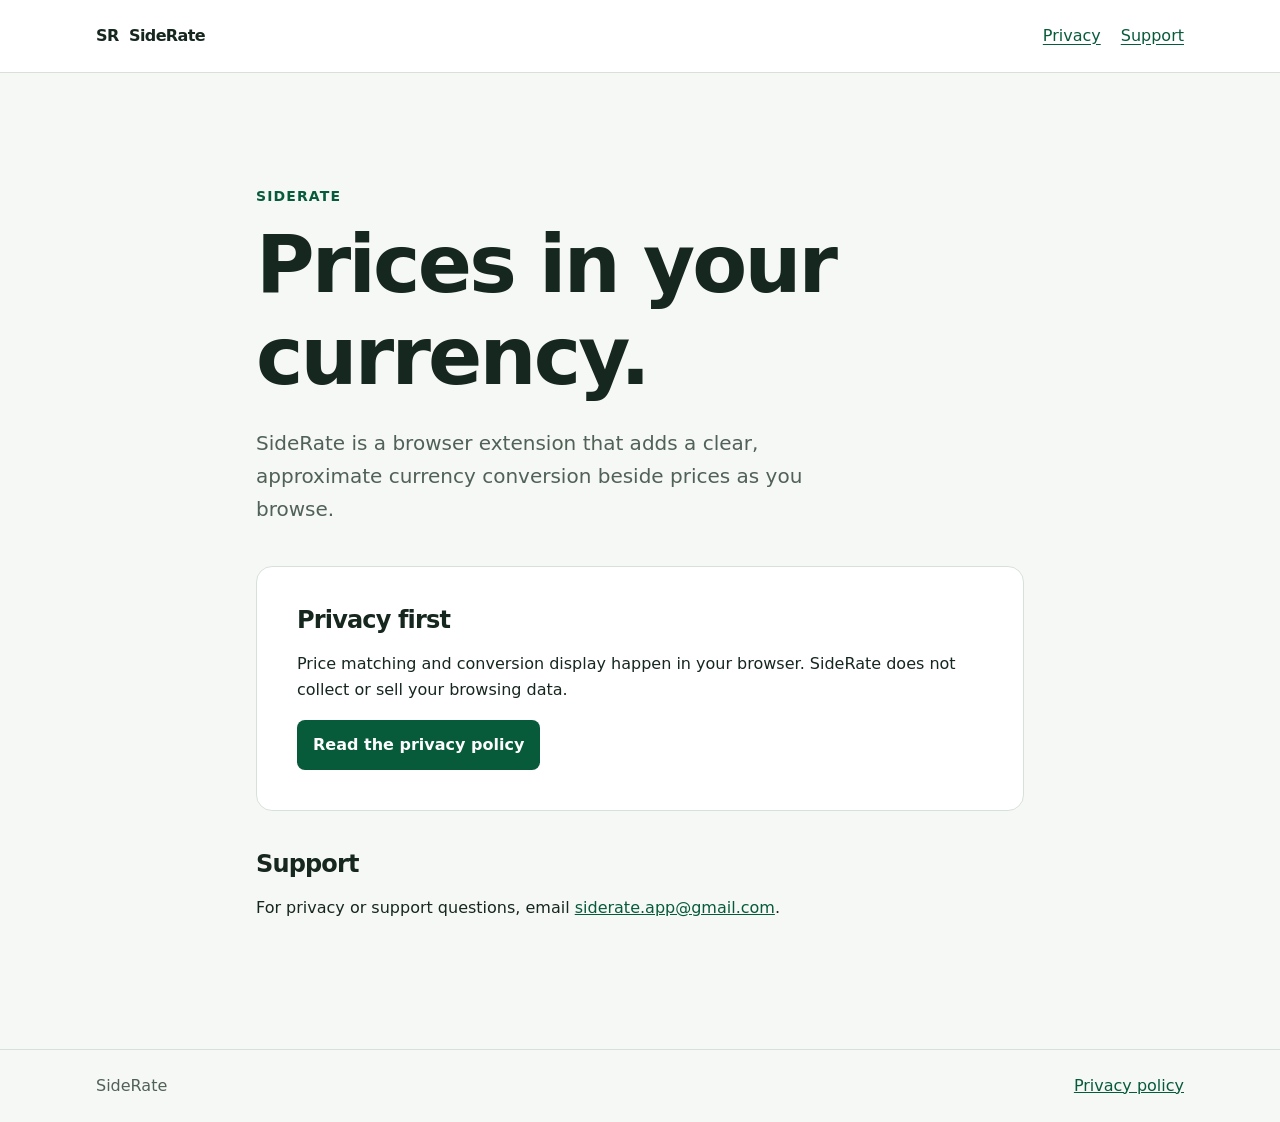
<file: index.html>
<!DOCTYPE html>
<html lang="en">
<head>
  <meta charset="utf-8">
  <meta name="viewport" content="width=device-width, initial-scale=1.0">
  <meta name="description" content="SideRate privacy policy and support information.">
  <title>SideRate | Privacy and Support</title>
  <link rel="stylesheet" href="styles.css">
</head>
<body>
  <a class="skip-link" href="#content">Skip to content</a>
  <header class="site-header">
    <div class="shell">
      <a class="brand" href="./" aria-label="SideRate home">SR <span>SideRate</span></a>
      <nav aria-label="Primary navigation">
        <a href="privacy/">Privacy</a>
        <a href="mailto:siderate.app@gmail.com">Support</a>
      </nav>
    </div>
  </header>
  <main id="content" tabindex="-1" class="shell page-content">
    <p class="eyebrow">SideRate</p>
    <h1>Prices in your currency.</h1>
    <p class="intro">SideRate is a browser extension that adds a clear, approximate currency conversion beside prices as you browse.</p>
    <section class="card" aria-labelledby="privacy-title">
      <h2 id="privacy-title">Privacy first</h2>
      <p>Price matching and conversion display happen in your browser. SideRate does not collect or sell your browsing data.</p>
      <a class="button" href="privacy/">Read the privacy policy</a>
    </section>
    <section aria-labelledby="support-title">
      <h2 id="support-title">Support</h2>
      <p>For privacy or support questions, email <a href="mailto:siderate.app@gmail.com">siderate.app@gmail.com</a>.</p>
    </section>
  </main>
  <footer class="site-footer">
    <div class="shell">
      <p>SideRate</p>
      <a href="privacy/">Privacy policy</a>
    </div>
  </footer>
</body>
</html>
</file>
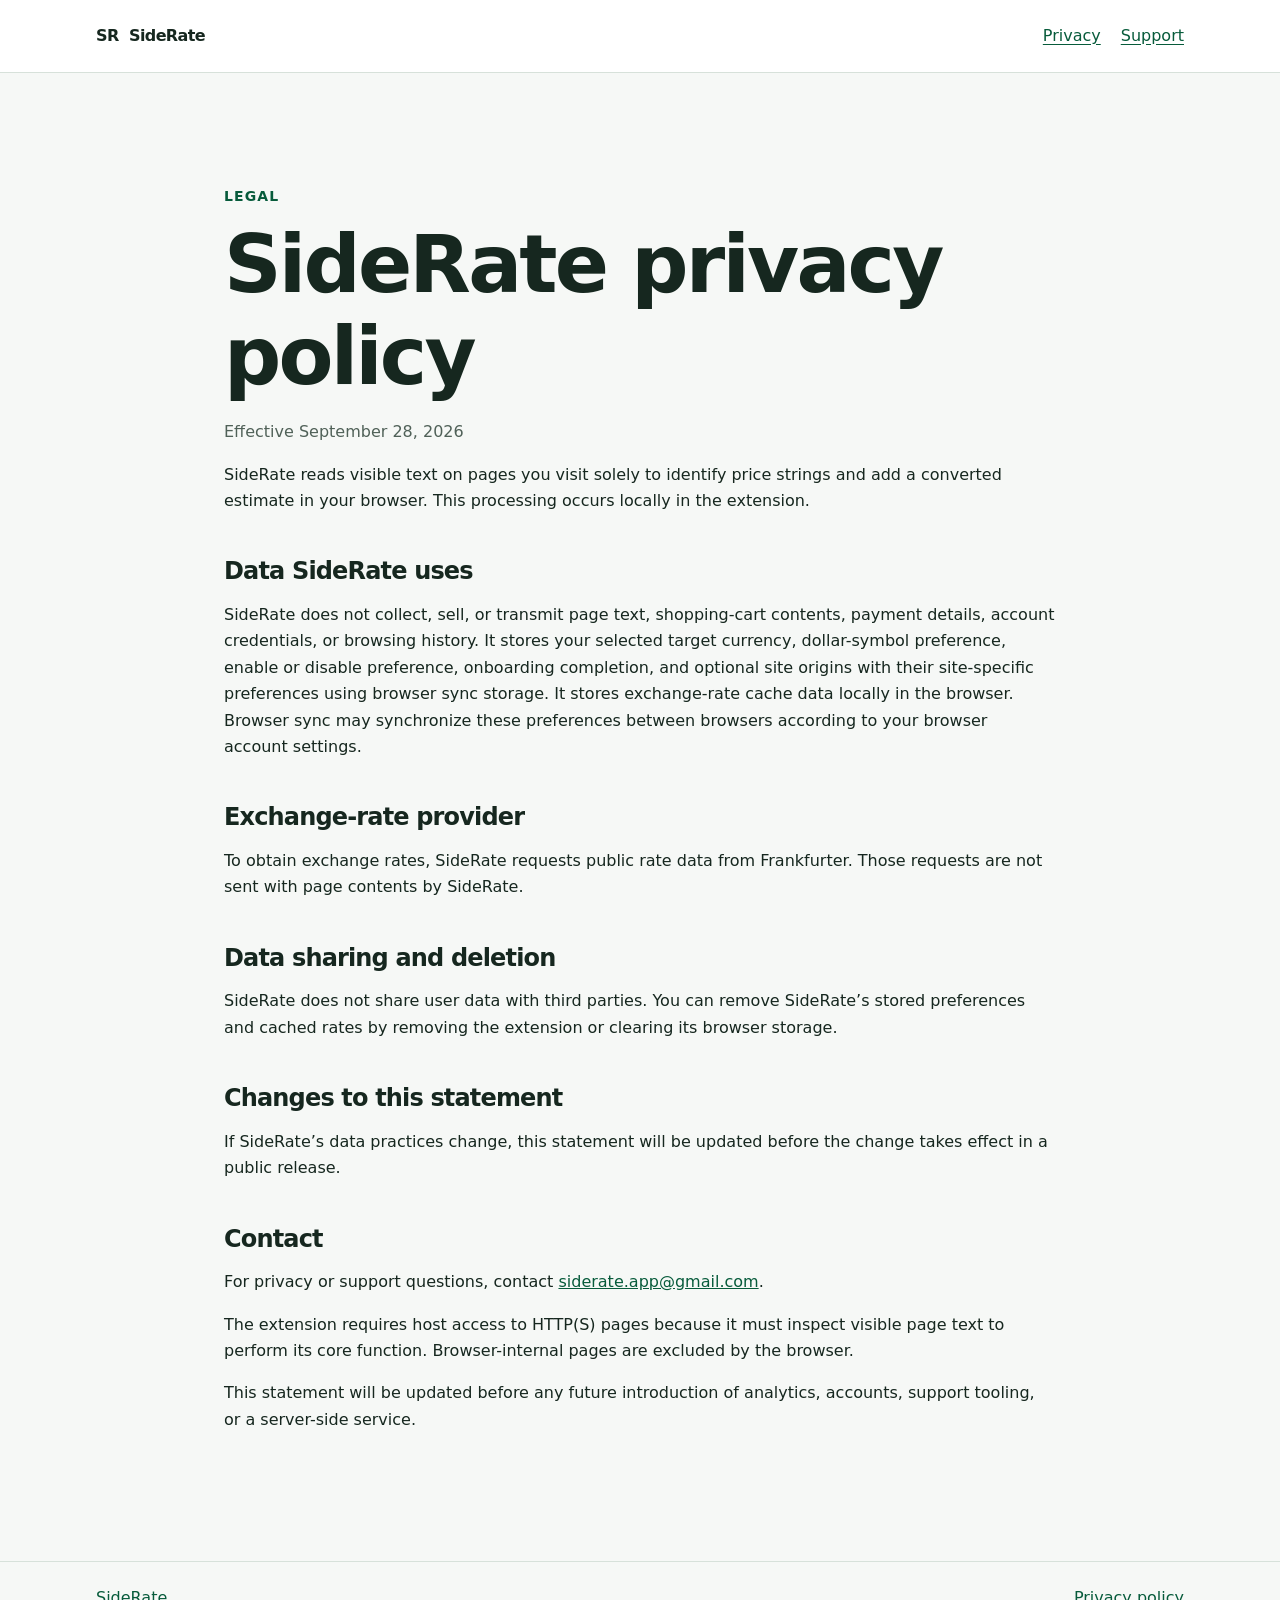
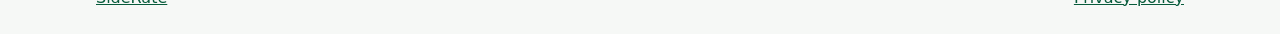
<file: privacy/index.html>
<!DOCTYPE html>
<html lang="en">
<head>
  <meta charset="utf-8">
  <meta name="viewport" content="width=device-width, initial-scale=1.0">
  <meta name="description" content="SideRate privacy policy.">
  <title>Privacy Policy | SideRate</title>
  <link rel="stylesheet" href="../styles.css">
</head>
<body>
  <a class="skip-link" href="#content">Skip to content</a>
  <header class="site-header">
    <div class="shell">
      <a class="brand" href="../" aria-label="SideRate home">SR <span>SideRate</span></a>
      <nav aria-label="Primary navigation">
        <a href="./" aria-current="page">Privacy</a>
        <a href="mailto:siderate.app@gmail.com">Support</a>
      </nav>
    </div>
  </header>
  <main id="content" tabindex="-1" class="shell page-content policy">
    <p class="eyebrow">Legal</p>
    <h1>SideRate privacy policy</h1>
    <p class="effective-date">Effective September 28, 2026</p>
    <p>SideRate reads visible text on pages you visit solely to identify price strings and add a converted estimate in your browser. This processing occurs locally in the extension.</p>

    <h2>Data SideRate uses</h2>
    <p>SideRate does not collect, sell, or transmit page text, shopping-cart contents, payment details, account credentials, or browsing history. It stores your selected target currency, dollar-symbol preference, enable or disable preference, onboarding completion, and optional site origins with their site-specific preferences using browser sync storage. It stores exchange-rate cache data locally in the browser. Browser sync may synchronize these preferences between browsers according to your browser account settings.</p>

    <h2>Exchange-rate provider</h2>
    <p>To obtain exchange rates, SideRate requests public rate data from Frankfurter. Those requests are not sent with page contents by SideRate.</p>

    <h2>Data sharing and deletion</h2>
    <p>SideRate does not share user data with third parties. You can remove SideRate’s stored preferences and cached rates by removing the extension or clearing its browser storage.</p>

    <h2>Changes to this statement</h2>
    <p>If SideRate’s data practices change, this statement will be updated before the change takes effect in a public release.</p>

    <h2>Contact</h2>
    <p>For privacy or support questions, contact <a href="mailto:siderate.app@gmail.com">siderate.app@gmail.com</a>.</p>

    <p>The extension requires host access to HTTP(S) pages because it must inspect visible page text to perform its core function. Browser-internal pages are excluded by the browser.</p>
    <p>This statement will be updated before any future introduction of analytics, accounts, support tooling, or a server-side service.</p>
  </main>
  <footer class="site-footer">
    <div class="shell">
      <a href="../">SideRate</a>
      <a href="./">Privacy policy</a>
    </div>
  </footer>
</body>
</html>
</file>
<file: styles.css>
:root {
  color-scheme: light dark;
  --canvas: #f6f8f6;
  --surface: #ffffff;
  --text: #16271f;
  --muted: #506158;
  --line: #d7e1da;
  --brand: #075b3b;
  --brand-hover: #03432a;
  --accent: #b9f3d3;
}

@media (prefers-color-scheme: dark) {
  :root {
    --canvas: #0b1711;
    --surface: #10231a;
    --text: #ecfff2;
    --muted: #b5c9bc;
    --line: #294434;
    --brand: #b9f3d3;
    --brand-hover: #d5ffe5;
    --accent: #183c29;
  }
}

* { box-sizing: border-box; }

html { background: var(--canvas); }

body {
  margin: 0;
  background: var(--canvas);
  color: var(--text);
  font-family: Inter, ui-sans-serif, system-ui, sans-serif;
  font-size: 1rem;
  line-height: 1.65;
}

a { color: var(--brand); }

a:hover { color: var(--brand-hover); }

:where(a):focus-visible {
  outline: 0.1875rem solid var(--brand);
  outline-offset: 0.25rem;
}

.shell { width: min(100% - 2.5rem, 68rem); margin-inline: auto; }

.skip-link {
  position: fixed;
  z-index: 1;
  inset: 0 auto auto 0;
  padding: 0.75rem 1rem;
  background: var(--text);
  color: var(--canvas);
  transform: translateY(-110%);
}

.skip-link:focus { transform: translateY(0); }

.site-header { border-bottom: 1px solid var(--line); background: var(--surface); }

.site-header .shell, .site-footer .shell {
  display: flex;
  align-items: center;
  justify-content: space-between;
  gap: 1rem;
  min-height: 4.5rem;
}

.brand {
  color: var(--text);
  font-weight: 800;
  letter-spacing: -0.04em;
  text-decoration: none;
}

.brand span { margin-inline-start: 0.35rem; }

nav { display: flex; gap: 1.25rem; }

nav a { text-underline-offset: 0.2em; }

.page-content { max-width: 48rem; padding-block: clamp(3.5rem, 10vw, 7rem); }

.eyebrow {
  margin: 0 0 0.7rem;
  color: var(--brand);
  font-size: 0.875rem;
  font-weight: 800;
  letter-spacing: 0.08em;
  text-transform: uppercase;
}

h1, h2 { line-height: 1.15; letter-spacing: -0.035em; }

h1 { margin: 0; font-size: clamp(2.6rem, 7vw, 5rem); }

h2 { margin-block: 2.5rem 0.75rem; font-size: 1.5rem; }

.intro { max-width: 36rem; margin-block: 1.5rem 2.5rem; color: var(--muted); font-size: 1.25rem; }

.card { padding: clamp(1.5rem, 4vw, 2.5rem); border: 1px solid var(--line); border-radius: 1rem; background: var(--surface); }

.card h2 { margin-block-start: 0; }

.button {
  display: inline-block;
  padding: 0.75rem 1rem;
  border-radius: 0.5rem;
  background: var(--brand);
  color: var(--surface);
  font-weight: 700;
  text-decoration: none;
}

.button:hover { background: var(--brand-hover); color: var(--surface); }

.effective-date { color: var(--muted); }

.policy { max-width: 52rem; }

.policy h2 { margin-block-start: 2.75rem; }

.site-footer { border-top: 1px solid var(--line); color: var(--muted); }

.site-footer p { margin: 0; }

@media (max-width: 30rem) {
  .site-header .shell, .site-footer .shell { min-height: 4rem; }
  .brand span { display: none; }
}
</file>
